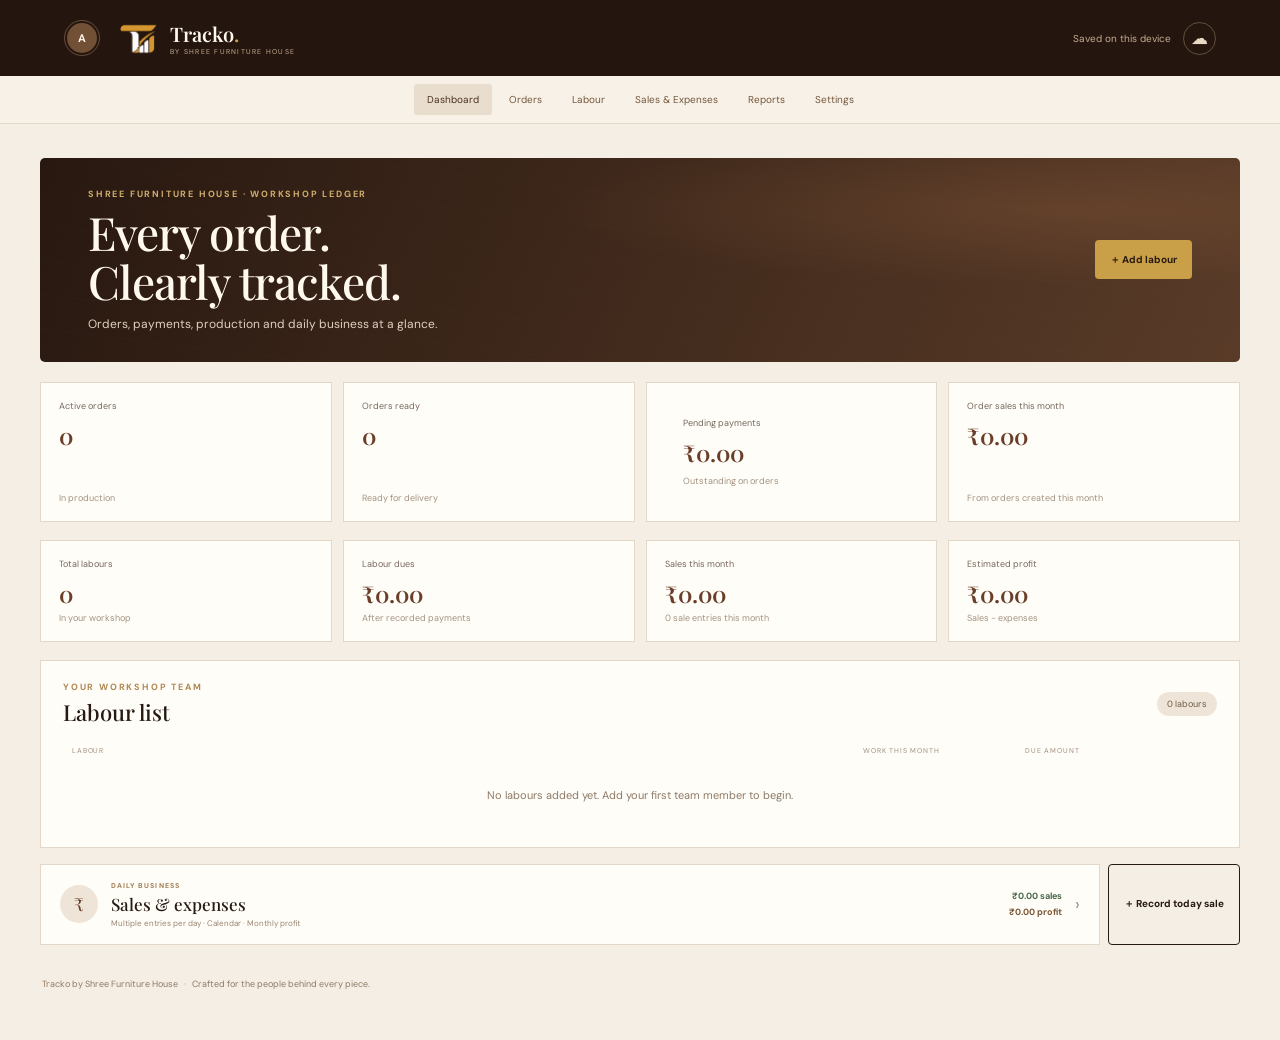
<file: index.html>
<!doctype html>
<html lang="en">
<head>
  <meta charset="utf-8"><meta name="viewport" content="width=device-width,initial-scale=1,viewport-fit=cover">
  <meta name="theme-color" content="#24150f"><meta name="description" content="Tracko by Shree Furniture House — workshop attendance, wages and daily accounts.">
  <link rel="manifest" href="manifest.webmanifest"><link rel="icon" href="tracko-logo-v2.png" type="image/png"><link rel="stylesheet" href="theme.css">
  <title>Tracko — Shree Furniture House</title>
</head>
<body>
  <header class="topbar"><div class="left-brand"><button class="profile-button" id="adminProfileButton" aria-label="Admin profile"><span id="adminAvatar">A</span></button><a class="brand" href="#"><img class="brand-mark-img" src="tracko-logo-v2.png" alt="Shree Furniture House logo"><span class="brand-copy"><strong>Tracko<span>.</span></strong><small>BY SHREE FURNITURE HOUSE</small></span></a></div><div class="top-actions"><span id="syncBadge" class="sync-badge">Saved on this device</span><button class="account-button" id="accountButton" aria-label="Cloud account">☁</button></div></header>
  <nav class="main-nav" aria-label="Main navigation"><button type="button" data-nav="dashboard">Dashboard</button><button type="button" data-nav="orders">Orders</button><button type="button" data-nav="labour">Labour</button><button type="button" data-nav="business">Sales &amp; Expenses</button><button type="button" data-nav="reports">Reports</button><button type="button" data-nav="settings">Settings</button></nav>
  <main class="shell">
    <section id="dashboardView">
      <div class="hero"><div><p class="eyebrow">SHREE FURNITURE HOUSE · WORKSHOP LEDGER</p><h1>Every order.<br>Clearly tracked.</h1><p>Orders, payments, production and daily business at a glance.</p></div><div class="hero-actions"><button class="button primary" id="addWorkerButton">＋ Add labour</button></div></div>
      <section class="stats order-kpis"><article><span>Active orders</span><strong id="activeOrderCount">0</strong><small>In production</small></article><article><span>Orders ready</span><strong id="readyOrderCount">0</strong><small>Ready for delivery</small></article><article><button type="button" class="pending-kpi" id="pendingOrdersButton"><span>Pending payments</span><strong id="pendingOrderDue">₹0</strong><small>Outstanding on orders</small></button></article><article><span>Order sales this month</span><strong id="orderSalesMonth">₹0</strong><small>From orders created this month</small></article></section>
      <section class="stats"><article><span>Total labours</span><strong id="labourCount">0</strong><small>In your workshop</small></article><article><span>Labour dues</span><strong id="totalDues">₹0</strong><small>After recorded payments</small></article><article><span>Sales this month</span><strong id="monthSales">₹0</strong><small id="monthSalesNote">Workshop turnover</small></article><article><span>Estimated profit</span><strong id="monthProfit">₹0</strong><small>Sales − expenses</small></article></section>
      <section class="panel workers-panel"><div class="section-heading"><div><p class="eyebrow">YOUR WORKSHOP TEAM</p><h2>Labour list</h2></div><span class="count-pill" id="workerCountPill">0 labours</span></div><div class="list-head"><span>LABOUR</span><span>WORK THIS MONTH</span><span>DUE AMOUNT</span><span></span></div><div id="workerList"></div></section>
      <div class="business-shortcuts"><button class="business-card" id="openBusinessPage"><span class="business-card-icon">₹</span><span><small>DAILY BUSINESS</small><strong>Sales & expenses</strong><em>Multiple entries per day · Calendar · Monthly profit</em></span><span class="business-card-totals"><b id="dashBusinessSales">₹0 sales</b><b id="dashBusinessProfit">₹0 profit</b></span><span class="row-arrow">›</span></button><button class="button outline today-business-button" id="openTodayBusiness">＋ Record today sale</button></div>
      <footer>Tracko by Shree Furniture House <span>·</span> Crafted for the people behind every piece.</footer>
    </section>

    <section id="ordersPage" class="hidden"><div class="profile-toolbar"><button class="back-link" type="button" data-nav="dashboard">← Dashboard</button><button class="button primary" type="button" id="newOrderButton">＋ New Order</button></div><div class="section-heading order-page-heading"><div><p class="eyebrow">CUSTOM FURNITURE WORKSHOP</p><h2 id="ordersHeading">Orders / Jobs</h2></div><div class="order-filters"><select id="ordersFilter"><option value="all">All orders</option><option value="pending">Pending payments</option><option value="active">Active production</option><option value="ready">Ready</option><option value="delivered">Delivered</option></select></div></div><div class="order-list" id="orderList"></div></section>
    <section id="orderDetailPage" class="hidden"><div class="profile-toolbar"><button class="back-link" type="button" id="ordersBackButton">← All orders</button><div class="profile-actions"><button class="button outline small" type="button" id="editOrderButton">Edit order</button><button class="button outline small" type="button" id="detailInvoiceButton">View / Print Invoice</button></div></div><div id="orderDetail"></div></section>
    <section id="reportsPage" class="hidden"><div class="profile-toolbar"><button class="back-link" type="button" data-nav="dashboard">← Dashboard</button></div><div class="profile-title"><div><p class="eyebrow">WORKSHOP SUMMARY</p><h1>Reports</h1><p class="profile-contact">Order totals and outstanding customer balances.</p></div><button type="button" class="button outline small" id="exportOrdersReport">Export Orders PDF</button></div><div id="reportsSummary" class="stats"></div><div class="panel"><h2>Outstanding order payments</h2><div id="reportPendingOrders"></div></div></section>
    <section id="workerProfile" class="hidden"><div class="profile-toolbar"><button class="back-link" type="button" id="backButton">← All labours</button><div class="profile-actions"><button class="button outline small" id="exportWorkerPdfButton">⇩ Export PDF</button><button class="button outline small" id="editWorkerButton">Edit labour</button></div></div><div class="profile-title"><div><p class="eyebrow">LABOUR PROFILE</p><h1 id="profileName">Labour</h1><p id="profileContact" class="profile-contact"></p></div><button class="button primary" id="addPaymentButton">＋ Record payment</button></div><section class="stats profile-stats"><article><span>Due amount</span><strong id="workerDue">₹0</strong><small>Earned less payments</small></article><article><span>Work completed</span><strong id="workerWork">0 times</strong><small>Total recorded work</small></article><article><span>Paid so far</span><strong id="workerPaid">₹0</strong><small>Total payment history</small></article></section><div class="profile-grid"><section class="panel calendar-panel"><div class="section-heading"><div><p class="eyebrow">ATTENDANCE</p><h2 id="calendarMonth">Month</h2></div><div class="month-controls"><button id="monthPrev" aria-label="Previous month">‹</button><button id="monthNext" aria-label="Next month">›</button></div></div><div id="calendar" class="calendar"></div><div id="selectedDay" class="selected-day"></div></section><section class="panel payment-panel"><div class="section-heading"><div><p class="eyebrow">PAYMENT HISTORY</p><h2>Payments</h2></div></div><div id="paymentHistory"></div></section></div></section>
    <section id="businessPage" class="hidden"><div class="profile-toolbar"><button class="back-link" type="button" id="businessBackButton">← Dashboard</button><button class="button outline small" type="button" id="exportBusinessPdfButton">⇩ Export monthly PDF</button></div><div class="profile-title"><div><p class="eyebrow">SHREE FURNITURE HOUSE · DAILY LEDGER</p><h1>Sales & expenses</h1><p class="profile-contact">Add as many sale and expense entries as you need for each date.</p></div><div class="profile-actions"><button class="button primary" id="addSaleButton">＋ Add sale</button><button class="button outline small" id="addExpenseButton">＋ Add expense</button></div></div><section class="stats business-stats"><article><span>Sales this month</span><strong id="pageSales">₹0</strong><small>All sale entries</small></article><article><span>Expenses this month</span><strong id="pageExpenses">₹0</strong><small>Operating costs only</small></article><article><span>Estimated profit</span><strong id="pageProfit">₹0</strong><small>Sales − expenses</small></article></section><div class="profile-grid business-layout"><section class="panel calendar-panel"><div class="section-heading"><div><p class="eyebrow">DAILY TOTALS</p><h2 id="businessCalendarMonth">Month</h2></div><div class="month-controls"><button id="businessPrev" aria-label="Previous month">‹</button><button id="businessNext" aria-label="Next month">›</button></div></div><div id="businessCalendar" class="calendar business-calendar"></div><div class="calendar-legend"><span><i class="sale-dot"></i> Sales</span><span><i class="expense-dot"></i> Expenses</span></div></section><section class="panel transaction-panel"><div class="section-heading"><div><p class="eyebrow">SELECTED DAY</p><h2 id="transactionDateHeading">Today</h2></div></div><div id="dailyTransactionList"></div></section></div></section>
  </main>

  <dialog id="orderDialog" class="wide-dialog"><form id="orderForm"><div class="dialog-head"><div><p class="eyebrow">CUSTOM FURNITURE JOB</p><h2 id="orderDialogTitle">New order</h2></div><button type="button" class="close" data-close="orderDialog">×</button></div><input type="hidden" id="orderId"><h3 class="form-section-title">Customer</h3><div class="form-two"><label>Customer name *<input id="orderCustomer" required maxlength="120"></label><label>Phone number<input id="orderPhone" type="tel" maxlength="30"></label></div><label>Address<textarea id="orderAddress" maxlength="400" rows="2"></textarea></label><h3 class="form-section-title">Order</h3><div class="form-two"><label>Product / job name *<input id="orderProduct" required maxlength="160"></label><label>Order date<input id="orderDate" type="date" required></label></div><label>Description<textarea id="orderDescription" maxlength="1000" rows="2"></textarea></label><label>Expected delivery date<input id="orderDelivery" type="date"></label><h3 class="form-section-title">Invoice items</h3><div id="orderItemsEditor"></div><button type="button" class="button outline small" id="addOrderItem">＋ Add Item</button><div class="form-two"><label>Discount<input id="orderDiscount" type="number" min="0" step="0.01" value="0"></label><label><span class="check-line"><input id="orderTaxEnabled" type="checkbox"> Apply configured GST</span><input id="orderTaxRate" type="number" min="0" max="100" step="0.01" value="0" aria-label="GST percent"></label></div><p class="hint" id="orderTaxHint">Tax is optional and disabled by default.</p><div class="form-two" id="orderAdvanceBlock"><label>Advance / amount paid<input id="orderAdvance" type="number" min="0" step="0.01" value="0"></label><label>Advance payment method<select id="orderAdvanceMethod"><option>Cash</option><option>UPI</option><option>Bank Transfer</option><option>Card</option><option>Cheque</option><option>Other</option></select></label></div><h3 class="form-section-title">Costs (for estimated profit)</h3><div class="form-three"><label>Material cost<input id="orderMaterialCost" type="number" min="0" step="0.01" value="0"></label><label>Labour cost<input id="orderLabourCost" type="number" min="0" step="0.01" value="0"></label><label>Other cost<input id="orderOtherCost" type="number" min="0" step="0.01" value="0"></label></div><div class="order-calculations" id="orderCalculations"></div><label>Additional notes<textarea id="orderNotes" maxlength="1000" rows="2"></textarea></label><label>Production status<select id="orderStatus"><option>Confirmed</option><option>Material Purchased</option><option>Cutting</option><option>Assembly</option><option>Polishing</option><option>Ready</option><option>Delivered</option><option>Cancelled</option></select></label><div class="dialog-actions"><button class="button outline" type="button" data-close="orderDialog">Cancel</button><button class="button primary" type="submit">Save order</button></div></form></dialog>
  <dialog id="printPreviewDialog" class="print-preview-dialog"><div class="print-preview-toolbar"><strong id="printPreviewTitle">Document preview</strong><span class="spacer"></span><button type="button" class="button outline small" id="previewPrintButton">Print / Save PDF</button><button type="button" class="button outline small" id="closePrintPreview">Close</button></div><iframe id="printPreviewFrame" title="Print preview"></iframe></dialog>
  <dialog id="orderPaymentDialog"><form id="orderPaymentForm"><div class="dialog-head"><div><p class="eyebrow">ORDER PAYMENT</p><h2>Record payment</h2></div><button type="button" class="close" data-close="orderPaymentDialog">×</button></div><input type="hidden" id="orderPaymentOrderId"><label>Amount received *<input id="orderPaymentAmount" type="number" min="0.01" step="0.01" required></label><label>Payment method<select id="orderPaymentMethod"><option>Cash</option><option>UPI</option><option>Bank Transfer</option><option>Card</option><option>Cheque</option><option>Other</option></select></label><label>Payment date<input id="orderPaymentDate" type="date" required></label><label>Note (optional)<input id="orderPaymentNote" maxlength="250"></label><div class="dialog-actions"><button class="button outline" type="button" data-close="orderPaymentDialog">Cancel</button><button class="button primary" type="submit">Save &amp; Receipt</button></div></form></dialog>
  <dialog id="workerDialog"><form id="workerForm"><div class="dialog-head"><div><p class="eyebrow">WORKSHOP TEAM</p><h2 id="workerDialogTitle">Add labour</h2></div><button type="button" class="close" data-close="workerDialog">×</button></div><input type="hidden" id="workerId"><label>Name <b>*</b><input id="workerName" required maxlength="80" autocomplete="name" placeholder="Full name"></label><label>Phone number <b>*</b><input id="workerPhone" type="tel" required autocomplete="tel" placeholder="Primary phone number"></label><label>Address (optional)<input id="workerAddress" maxlength="300" autocomplete="street-address" placeholder="Home or village address"></label><div class="form-two"><label>Alternate number (optional)<input id="workerAltPhone" type="tel" placeholder="Alternate phone"></label><label>Aadhaar number (optional)<input id="workerAadhaar" type="password" inputmode="numeric" maxlength="12" placeholder="12-digit Aadhaar"></label></div><label>Usual daily wage <b>*</b><div class="money"><span>₹</span><input id="workerWage" type="number" min="0" step="0.01" required inputmode="decimal" placeholder="800"></div></label><p class="hint">Aadhaar number is saved on this device and synced to your private account if cloud sync is enabled.</p><div class="dialog-actions"><button class="button outline" type="button" id="cancelWorkerButton">Cancel</button><button class="button primary" type="submit">Save labour</button></div></form></dialog>
  <dialog id="attendanceDialog"><form id="attendanceForm"><div class="dialog-head"><div><p class="eyebrow">DAILY ATTENDANCE</p><h2 id="attendanceTitle">Record work</h2></div><button type="button" class="close" data-close="attendanceDialog">×</button></div><input type="hidden" id="attendanceWorkerId"><input type="hidden" id="attendanceDate"><label>Work completed</label><div class="times" id="timesChoices"></div><label>Daily wage<input id="attendanceWage" type="number" min="0" step="0.01" required></label><p class="estimate">Estimated pay <strong id="attendanceEstimate">₹0</strong></p><label>Work note<textarea id="attendanceNote" maxlength="500" rows="3" placeholder="What did they do today?"></textarea></label><div class="dialog-actions"><button class="button outline hidden" id="deleteAttendance" type="button">Remove record</button><span class="spacer"></span><button class="button outline" type="button" data-close="attendanceDialog">Cancel</button><button class="button primary" type="submit">Save attendance</button></div></form></dialog>
  <dialog id="paymentDialog"><form id="paymentForm"><div class="dialog-head"><div><p class="eyebrow">PAYMENT RECORD</p><h2 id="paymentTitle">Record payment</h2></div><button type="button" class="close" data-close="paymentDialog">×</button></div><input type="hidden" id="paymentId"><input type="hidden" id="paymentWorkerId"><label>Amount paid<input id="paymentAmount" type="number" min="0.01" step="0.01" required inputmode="decimal"></label><label>Payment date<input id="paymentDate" type="date" required></label><label>Note (optional)<input id="paymentNote" maxlength="200" placeholder="Cash, bank transfer…"></label><div class="dialog-actions"><button class="button danger hidden" id="deletePayment" type="button">Delete payment</button><span class="spacer"></span><button class="button outline" type="button" data-close="paymentDialog">Cancel</button><button class="button primary" id="savePayment" type="submit">Save payment</button></div></form></dialog>
  <dialog id="transactionDialog"><form id="transactionForm"><div class="dialog-head"><div><p class="eyebrow">DAILY BUSINESS</p><h2 id="transactionTitle">Add sale</h2></div><button type="button" class="close" data-close="transactionDialog">×</button></div><input id="transactionId" type="hidden"><label>Type<select id="transactionKind"><option value="sale">Sale</option><option value="expense">Expense</option></select></label><label>Amount<input id="transactionAmount" type="number" min="0.01" step="0.01" required inputmode="decimal" placeholder="0.00"></label><label>Date<input id="transactionDate" type="date" required></label><label>Note (optional)<input id="transactionNote" maxlength="200" placeholder="Product, materials, delivery…"></label><div class="dialog-actions"><button class="button danger hidden" id="deleteTransaction" type="button">Delete</button><span class="spacer"></span><button class="button outline" type="button" data-close="transactionDialog">Cancel</button><button class="button primary" id="saveTransaction" type="submit">Save entry</button></div></form></dialog>
  <dialog id="adminDialog"><form id="adminForm"><div class="dialog-head"><div><p class="eyebrow">TRACKO ACCOUNT</p><h2>Admin profile</h2></div><button type="button" class="close" data-close="adminDialog">×</button></div><p class="section-copy">These details identify the workshop owner in reports.</p><label>Admin name<input id="adminName" maxlength="80" required placeholder="Your name"></label><label>Phone number<input id="adminPhone" type="tel" maxlength="30" placeholder="Contact number"></label><label>Business name<input id="adminBusiness" maxlength="120" required></label><label>Business address (optional)<textarea id="adminAddress" maxlength="300" rows="2"></textarea></label><label>Account email<input id="adminEmail" type="email" placeholder="Optional unless cloud sync is connected"></label><h3 class="form-section-title">Invoice business details</h3><label>WhatsApp<input id="adminWhatsapp" type="tel" maxlength="30"></label><label>GSTIN (optional)<input id="adminGstin" maxlength="20"></label><label>Invoice prefix<input id="adminInvoicePrefix" maxlength="12" placeholder="INV"></label><label>Invoice footer / terms<textarea id="adminInvoiceTerms" rows="5" maxlength="1200"></textarea></label><label><span class="check-line"><input id="adminGstEnabled" type="checkbox"> Enable GST by default on new orders</span></label><label>Default GST %<input id="adminGstRate" type="number" min="0" max="100" step="0.01"></label><label>GST type<select id="adminGstType"><option value="split">CGST + SGST</option><option value="igst">IGST</option></select></label><label>Business logo (optional)<input id="adminLogo" type="file" accept="image/*"></label><p class="hint">Images are resized and compressed automatically before saving.</p><div class="dialog-actions"><button class="button outline" type="button" data-close="adminDialog">Cancel</button><button class="button primary" type="submit">Save profile</button></div></form></dialog>
  <dialog id="accountDialog"><form id="accountForm"><div class="dialog-head"><div><p class="eyebrow">CLOUD SYNC</p><h2>Connect your account</h2></div><button type="button" class="close" data-close="accountDialog">×</button></div><p id="accountMessage" class="section-copy">Cloud sync can be configured with your Supabase project settings in config.js.</p><div id="authFields"><label>Email<input id="authEmail" type="email" required autocomplete="email" inputmode="email"></label><label>Password<input id="authPassword" type="password" required minlength="6" autocomplete="current-password"></label><div class="dialog-actions"><button class="button outline" type="button" id="signupButton">Create account</button><button class="button primary" type="submit">Sign in</button></div><div class="auth-links"><button type="button" id="forgotPasswordButton">Forgot password?</button></div></div><button id="signoutButton" class="button outline hidden" type="button">Sign out</button></form></dialog>
  <dialog id="forgotDialog"><form id="forgotForm"><div class="dialog-head"><div><p class="eyebrow">RESET PASSWORD</p><h2>Send reset link</h2></div><button type="button" class="close" data-close="forgotDialog">×</button></div><p class="section-copy">Enter your account email. We will send a reset link — open that link on this device to choose a new password.</p><label>Email<input id="forgotEmail" type="email" required autocomplete="email" inputmode="email" placeholder="you@example.com"></label><p class="hint" id="forgotHint">If the address is not registered, nothing is sent and no change happens.</p><div class="dialog-actions"><button class="button outline" type="button" data-close="forgotDialog">Cancel</button><button class="button primary" type="submit">Send reset link</button></div></form></dialog>
  <dialog id="newPasswordDialog"><form id="newPasswordForm"><div class="dialog-head"><div><p class="eyebrow">RESET PASSWORD</p><h2>Set new password</h2></div><button type="button" class="close" data-close="newPasswordDialog">×</button></div><p class="section-copy" id="newPasswordMessage">Choose a new password for your Tracko account.</p><label>New password<input id="newPassword" type="password" required minlength="6" autocomplete="new-password"></label><label>Confirm new password<input id="newPasswordConfirm" type="password" required minlength="6" autocomplete="new-password"></label><p class="hint" id="newPasswordHint">Minimum 6 characters.</p><div class="dialog-actions"><button class="button outline" type="button" id="skipPasswordButton">Not now</button><button class="button primary" type="submit">Save password</button></div></form></dialog>
  <div id="toast" role="status" aria-live="polite"></div>
  <script src="config.js"></script><script src="app.js" defer></script>
</body>
</html>
</file>
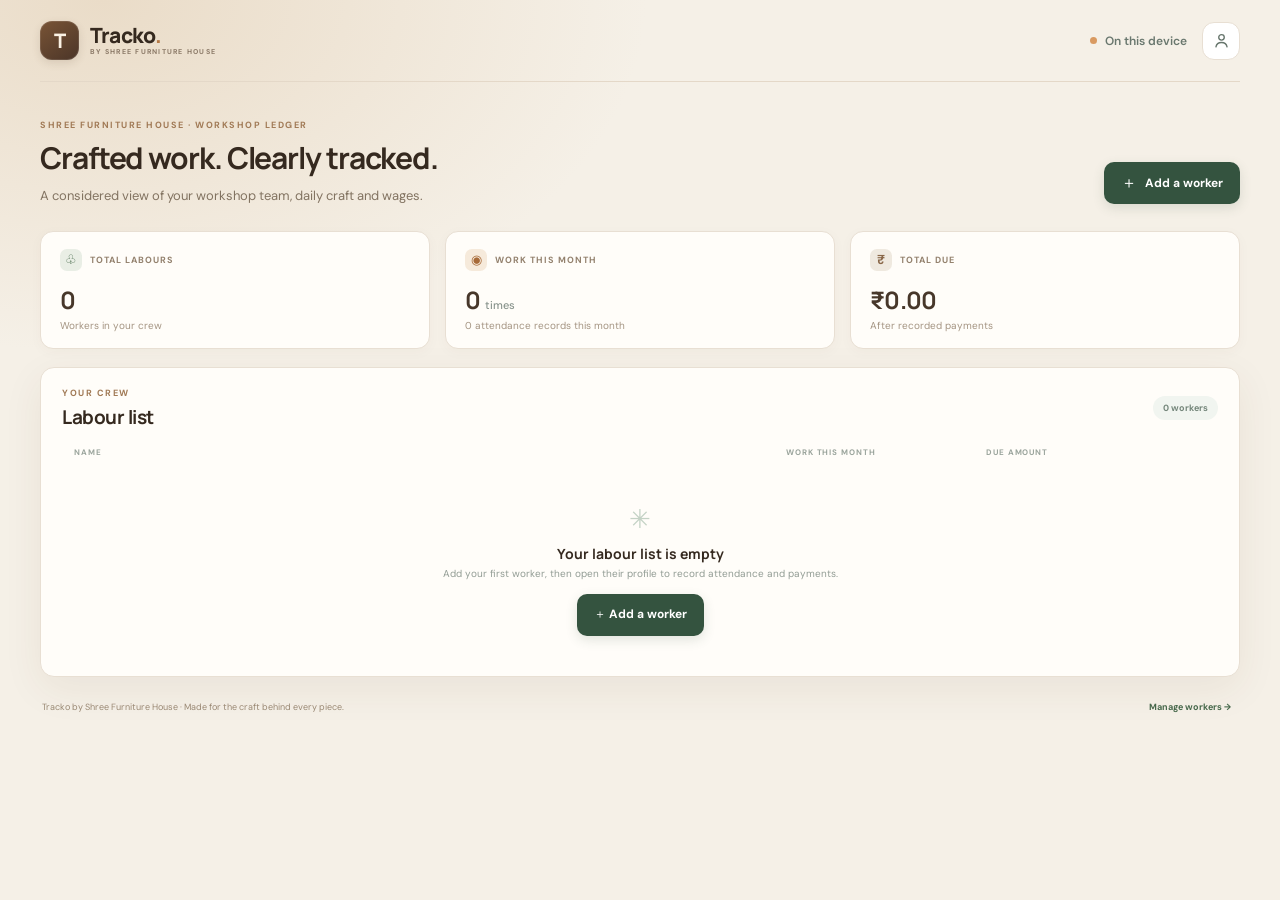
<file: v1/index.html>
<!doctype html>
<html lang="en">
<head>
  <meta charset="utf-8">
  <meta name="viewport" content="width=device-width, initial-scale=1, viewport-fit=cover">
  <meta name="theme-color" content="#f5f0e7">
  <meta name="description" content="Tracko by Shree Furniture House — a crafted workspace for attendance, work and wages.">
  <link rel="manifest" href="manifest.webmanifest">
  <link rel="icon" href="icon.svg" type="image/svg+xml">
  <link rel="stylesheet" href="styles.css">
  <link rel="stylesheet" href="theme.css">
  <title>Tracko — Shree Furniture House</title>
</head>
<body>
  <main class="shell">
    <header class="topbar">
      <a class="brand" href="#" aria-label="Tracko by Shree Furniture House"><span class="brand-mark">T</span><span class="brand-copy"><strong>Tracko<span class="brand-dot">.</span></strong><small>BY SHREE FURNITURE HOUSE</small></span></a>
      <div class="top-actions"><span id="modePill" class="mode-pill"><i></i><span>On this device</span></span><button class="icon-button" id="accountButton" aria-label="Account and sync" title="Account and sync"><svg viewBox="0 0 24 24" aria-hidden="true"><circle cx="12" cy="8" r="3.5"/><path d="M5 20c.6-3.6 3-5.5 7-5.5s6.4 1.9 7 5.5"/></svg></button></div>
    </header>

    <section id="dashboardView">
      <section class="intro"><div><p class="eyebrow">SHREE FURNITURE HOUSE · WORKSHOP LEDGER</p><h1>Crafted work.<br class="mobile-break"> Clearly tracked.</h1><p class="intro-copy">A considered view of your workshop team, daily craft and wages.</p></div><button class="primary-button add-worker-top" id="addWorkerTop"><span>＋</span> Add a worker</button></section>
      <section class="summary-grid dashboard-summary" aria-label="Crew summary">
        <article class="summary-card"><div class="summary-label"><span class="summary-icon green">♧</span> TOTAL LABOURS</div><div class="summary-value" id="summaryWorkers">0</div><div class="summary-foot">Workers in your crew</div></article>
        <article class="summary-card"><div class="summary-label"><span class="summary-icon peach">◉</span> WORK THIS MONTH</div><div class="summary-value"><span id="summaryWork">0</span> <small>times</small></div><div class="summary-foot" id="summaryWorkFoot">Across all workers</div></article>
        <article class="summary-card"><div class="summary-label"><span class="summary-icon lavender">₹</span> TOTAL DUE</div><div class="summary-value" id="summaryDue">₹0</div><div class="summary-foot">After recorded payments</div></article>
      </section>
      <section class="worker-directory panel"><div class="directory-heading"><div><p class="eyebrow">YOUR CREW</p><h2>Labour list</h2></div><span class="directory-count" id="directoryCount">0 workers</span></div><div class="directory-columns"><span>NAME</span><span>WORK THIS MONTH</span><span>DUE AMOUNT</span></div><div id="dashboardWorkers"></div></section>
      <footer class="footer"><span>Tracko by Shree Furniture House · Made for the craft behind every piece.</span><button class="text-button" id="manageWorkersButton">Manage workers <span>→</span></button></footer>
    </section>

    <section id="workerProfileView" class="hidden">
      <div class="profile-top"><button class="back-button" id="backToDashboard">‹ <span>All labours</span></button><button class="text-button" id="editProfileWorker">Edit worker</button></div>
      <section class="profile-heading"><div><p class="eyebrow">LABOUR PROFILE</p><h1 id="profileWorkerName">Worker</h1><p class="intro-copy" id="profileWorkerRate"></p></div><button class="primary-button" id="recordPaymentButton">＋ Record payment</button></section>
      <section class="summary-grid profile-summary" aria-label="Worker totals"><article class="summary-card"><div class="summary-label"><span class="summary-icon lavender">₹</span> DUE AMOUNT</div><div class="summary-value" id="profileDue">₹0</div><div class="summary-foot">Earnings less payments</div></article><article class="summary-card"><div class="summary-label"><span class="summary-icon peach">◉</span> WORK COMPLETED</div><div class="summary-value"><span id="profileWork">0</span> <small>times</small></div><div class="summary-foot">Total recorded work</div></article><article class="summary-card"><div class="summary-label"><span class="summary-icon green">₹</span> PAID SO FAR</div><div class="summary-value" id="profilePaid">₹0</div><div class="summary-foot">Total payments recorded</div></article></section>
      <section class="profile-layout"><article class="calendar-panel panel"><div class="calendar-heading"><div><p class="eyebrow">ATTENDANCE</p><h2 id="profileMonthTitle">Month</h2></div><div class="calendar-actions"><button class="icon-button calendar-arrow" id="profilePrevMonth" aria-label="Previous month">‹</button><button class="icon-button calendar-arrow" id="profileNextMonth" aria-label="Next month">›</button></div></div><div class="calendar-grid" id="profileCalendarGrid" role="grid" aria-label="Worker attendance calendar"></div><div class="calendar-legend"><span><i class="legend-dot green-dot"></i> Work recorded</span><span>Choose a date to add or edit attendance</span></div><div id="profileDayRecords" class="profile-day-records"></div></article><aside class="payments-panel panel"><div class="payments-heading"><div><p class="eyebrow">PAYMENT HISTORY</p><h2>Payments</h2></div><span class="payment-count" id="paymentCount">0</span></div><div id="paymentHistory"></div></aside></section>
    </section>
  </main>

  <dialog id="workerDialog" class="modal"><form id="workerForm" method="dialog"><div class="modal-top"><div><p class="eyebrow">YOUR CREW</p><h2 id="workerDialogTitle">Add a worker</h2></div><button type="button" class="icon-button close-button" data-close="workerDialog" aria-label="Close">×</button></div><label class="field-label" for="workerName">Worker name</label><input class="input" id="workerName" name="name" placeholder="e.g. Ramesh Kumar" required maxlength="80"><label class="field-label" for="workerWage">Usual daily wage</label><div class="money-input"><span id="currencySymbol">₹</span><input class="input" id="workerWage" name="wage" type="number" min="0" step="0.01" placeholder="800" required inputmode="decimal"></div><p class="field-hint">You can change the wage for any individual day.</p><div class="modal-actions"><button type="button" class="secondary-button" data-close="workerDialog">Cancel</button><button class="primary-button" type="submit">Save worker</button></div><input type="hidden" id="workerId"></form></dialog>

  <dialog id="entryDialog" class="modal"><form id="entryForm" method="dialog"><div class="modal-top"><div><p class="eyebrow">DAILY ATTENDANCE</p><h2 id="entryDialogTitle">Record work</h2></div><button type="button" class="icon-button close-button" data-close="entryDialog" aria-label="Close">×</button></div><input type="hidden" id="entryWorkerId"><input type="hidden" id="entryDate"><label class="field-label" for="workAmount">Work completed</label><div class="work-options" id="workOptions"></div><label class="field-label" for="entryWage">Daily wage</label><div class="money-input"><span id="entryCurrencySymbol">₹</span><input class="input" id="entryWage" type="number" min="0" step="0.01" required inputmode="decimal"></div><p class="pay-preview">Estimated pay <strong id="payPreview">₹0</strong></p><label class="field-label" for="entryNote">What did they work on?</label><textarea class="input note-input" id="entryNote" maxlength="500" placeholder="Describe the work completed today…"></textarea><div class="modal-actions"><button type="button" class="danger-button" id="deleteEntryButton">Remove entry</button><span class="action-spacer"></span><button type="button" class="secondary-button" data-close="entryDialog">Cancel</button><button class="primary-button" type="submit">Save record</button></div></form></dialog>

  <dialog id="paymentDialog" class="modal"><form id="paymentForm" method="dialog"><div class="modal-top"><div><p class="eyebrow">PAYMENT</p><h2 id="paymentDialogTitle">Record a payment</h2></div><button type="button" class="icon-button close-button" data-close="paymentDialog" aria-label="Close">×</button></div><input type="hidden" id="paymentWorkerId"><input type="hidden" id="paymentId"><label class="field-label" for="paymentAmount">Amount paid</label><div class="money-input"><span id="paymentCurrencySymbol">₹</span><input class="input" id="paymentAmount" type="number" min="0.01" step="0.01" required inputmode="decimal" placeholder="500"></div><label class="field-label" for="paymentDate">Payment date</label><input class="input" id="paymentDate" type="date" required><label class="field-label" for="paymentNote">Note (optional)</label><input class="input" id="paymentNote" maxlength="200" placeholder="Cash, bank transfer…"><div class="modal-actions"><button type="button" class="secondary-button" data-close="paymentDialog">Cancel</button><span class="action-spacer"></span><button class="primary-button" id="savePaymentButton" type="submit">Save payment</button></div></form></dialog>

  <dialog id="workersDialog" class="modal workers-modal"><div class="modal-top"><div><p class="eyebrow">YOUR CREW</p><h2>Manage workers</h2></div><button type="button" class="icon-button close-button" data-close="workersDialog" aria-label="Close">×</button></div><div id="workersList" class="workers-list"></div><button class="secondary-button full-button" id="addWorkerInList">＋ Add another worker</button></dialog>

  <dialog id="accountDialog" class="modal"><div class="modal-top"><div><p class="eyebrow">BACKUP & SYNC</p><h2>Keep your records safe</h2></div><button type="button" class="icon-button close-button" data-close="accountDialog" aria-label="Close">×</button></div><p class="account-copy">Your records are currently saved on this device. Connect a Supabase project to sign in and sync your crew across devices.</p><div id="accountStatus" class="account-status"></div><form id="authForm"><label class="field-label" for="authEmail">Email</label><input id="authEmail" class="input" type="email" autocomplete="email" required placeholder="you@example.com"><label class="field-label" for="authPassword">Password</label><input id="authPassword" class="input" type="password" autocomplete="current-password" minlength="6" required placeholder="At least 6 characters"><div class="modal-actions auth-actions"><button class="secondary-button" id="signupButton" type="button">Create account</button><button class="primary-button" type="submit">Sign in & sync</button></div></form><button class="text-button signout-button hidden" id="signoutButton">Sign out of cloud account</button></dialog>

  <div id="toast" class="toast" role="status" aria-live="polite"></div>
  <script src="config.js"></script>
  <script src="app.js" defer></script>
</body>
</html>
</file>
<file: theme.css>
@import url('https://fonts.googleapis.com/css2?family=DM+Sans:wght@400;500;600;700&family=Playfair+Display:wght@400;500;600;700&display=swap');
:root{--ink:#261912;--muted:#77675d;--paper:#fffdf8;--cream:#f4eee5;--wood:#6a3e29;--wood2:#9a6746;--gold:#c99f47;--line:#e3d7c7;--green:#435b43;--danger:#a6503d;font-family:'DM Sans',sans-serif;color:var(--ink);background:var(--cream)}*{box-sizing:border-box}body{margin:0;background:var(--cream);min-width:320px}.hidden{display:none!important}button,input,textarea{font:inherit}.topbar{height:76px;padding:0 clamp(16px,5vw,72px);background:#24150f;color:#fff8ed;display:flex;align-items:center;justify-content:space-between}.left-brand,.brand,.top-actions{display:flex;align-items:center}.left-brand{gap:17px}.brand{gap:11px;color:inherit;text-decoration:none}.brand-mark{height:38px;width:38px;border-radius:50%;display:grid;place-items:center;border:1px solid #c99f47;color:#e1bd7b;font:24px 'Playfair Display',serif}.brand-copy{display:flex;flex-direction:column}.brand-copy strong{font:600 20px 'Playfair Display',serif}.brand-copy strong span{color:#c99f47}.brand-copy small{font-size:7px;letter-spacing:.18em;color:#c7ad91}.profile-button,.account-button{background:transparent;color:#e9d9c5;border:1px solid #c6a67a66;border-radius:50%;cursor:pointer}.profile-button{width:36px;height:36px;padding:2px}.profile-button span{width:30px;height:30px;border-radius:50%;display:grid;place-items:center;background:#725035;color:#fff4e7;font-size:11px;font-weight:700}.top-actions{gap:12px}.sync-badge{font-size:10px;color:#c7ad91}.account-button{width:33px;height:33px;font-size:17px}.shell{width:min(1200px,calc(100% - 40px));margin:auto;padding:0 0 35px}.hero{margin:34px 0 20px;min-height:200px;padding:30px clamp(22px,4vw,48px);display:flex;align-items:center;justify-content:space-between;gap:18px;background:radial-gradient(ellipse at 85% 25%,#a66d453b,transparent 35%),linear-gradient(115deg,#281810,#593b28);color:#fff8ed;border-radius:5px;position:relative;overflow:hidden}.hero:after{content:"";position:absolute;inset:0;pointer-events:none;opacity:.28;background:repeating-linear-gradient(7deg,transparent 0 32px,#f6dfc207 33px,#f6dfc207 34px)}.hero>*{position:relative;z-index:1}.eyebrow{font-size:9px;letter-spacing:.2em;color:#b08753;font-weight:700;margin:0 0 8px;text-transform:uppercase}.hero .eyebrow{color:#d0ae6d}.hero h1,.profile-title h1{font:500 clamp(32px,4vw,46px)/1.06 'Playfair Display',Georgia,serif;margin:0;letter-spacing:-.02em}.hero p:not(.eyebrow){font-size:12px;color:#e0d0c0;margin:10px 0 0}.hero-actions{display:flex;gap:9px}.button{border:0;padding:0 15px;min-height:39px;border-radius:4px;font-size:10px;font-weight:700;cursor:pointer;transition:.15s}.button.primary{background:var(--gold);color:#281a10}.button.primary:hover{background:#dfb85d}.button.outline{background:transparent;color:inherit;border:1px solid currentColor}.hero .button.outline{color:#f0dfc9}.button.danger{background:#fff2ed;color:var(--danger);border:1px solid #edd0c5}.button.small{min-height:32px}.stats{display:grid;grid-template-columns:repeat(4,1fr);gap:11px;margin-bottom:18px}.stats article{min-width:0;padding:17px 18px;background:var(--paper);border:1px solid var(--line)}.stats article span,.stats article small{display:block;color:var(--muted);font-size:9px}.stats article strong{display:block;font:600 23px 'Playfair Display',serif;color:var(--wood);margin:8px 0 3px;overflow-wrap:anywhere}.stats article small{color:#a39280}.panel{background:var(--paper);border:1px solid var(--line);padding:20px 22px;margin-bottom:16px}.section-heading{display:flex;justify-content:space-between;align-items:center;gap:15px}.section-heading h2,.dialog-head h2{font:500 22px 'Playfair Display',serif;margin:0}.section-heading .eyebrow{margin:0 0 4px}.count-pill{padding:6px 10px;border-radius:20px;background:#eee5d8;color:#705d49;font-size:9px}.list-head,.worker-row{display:grid;grid-template-columns:minmax(180px,1fr) 150px 155px 16px;gap:12px;align-items:center}.list-head{padding:19px 9px 8px;color:#a08e7c;font-size:7px;letter-spacing:.12em}.worker-row{width:100%;text-align:left;border:0;border-top:1px solid #eee6db;background:transparent;padding:12px 9px;cursor:pointer}.worker-row:hover{background:#f8f2e9}.worker-name{display:flex;align-items:center;gap:10px}.avatar{width:32px;height:32px;display:grid;place-items:center;border-radius:50%;background:#efe5d7;color:var(--wood);font-size:10px;font-weight:700;flex-shrink:0}.worker-name span:last-child,.worker-work,.worker-due{display:flex;flex-direction:column;gap:3px;min-width:0}.worker-name strong,.worker-work strong,.worker-due strong{font-size:10px;color:#493529}.worker-name small,.worker-work small,.worker-due small{font-size:8px;color:#9a8875}.worker-due strong{color:#47684b}.row-arrow{color:#a18c74;font-size:17px}.empty{padding:25px;text-align:center;color:#8d7a67;font-size:11px}.section-copy{font-size:10px;line-height:1.6;color:#897866;margin:7px 0 0}.date-field{color:#806e5b;font-size:9px;display:flex;align-items:center;gap:8px}.date-field input,.business-form input,.dialog-form input,.dialog-form textarea,dialog input,dialog textarea{border:1px solid var(--line);border-radius:3px;padding:10px;background:#fffefa;color:var(--ink);outline:none;width:100%;font-size:11px}.date-field input{width:auto;padding:7px}.business-form{display:grid;grid-template-columns:1fr 1fr minmax(180px,1.5fr) auto;gap:11px;align-items:end;margin-top:19px}.business-form label,dialog label{font-size:9px;color:#796653;display:block}.business-form input{display:block;margin-top:6px}.business-note{min-width:0}.business-form .button{white-space:nowrap}.month-profit-strip{margin-top:15px;padding:12px 14px;background:#f3eee5;display:flex;align-items:center;justify-content:space-between;gap:12px}.month-profit-strip span{display:flex;flex-direction:column;gap:4px}.month-profit-strip strong{font-size:11px;color:#4d3b2b}.month-profit-strip small{font-size:8px;color:#887765}.month-profit-strip>strong{color:#47684b}.business-history{margin-top:8px}.business-row{display:grid;grid-template-columns:1fr 1fr 1fr 2fr 60px;gap:8px;padding:9px 4px;border-bottom:1px solid #eee6db;font-size:9px;color:#6d5b49}.business-row button,.payment-row button{background:none;border:0;color:#82684e;text-decoration:underline;font-size:9px;cursor:pointer}.shell footer{padding:15px 2px;color:#907b64;font-size:9px}.shell footer span{color:var(--gold);padding:0 4px}.profile-toolbar,.profile-title{display:flex;align-items:center;justify-content:space-between;gap:15px}.profile-toolbar{padding:24px 0 16px}.back-link{border:0;background:transparent;color:#715339;cursor:pointer;font-size:11px}.profile-title{margin-bottom:18px}.profile-title .eyebrow{margin-bottom:6px}.profile-title h1{color:#3a281c}.profile-contact{font-size:10px;color:#887562;margin:7px 0 0}.profile-stats{grid-template-columns:repeat(3,1fr)}.profile-grid{display:grid;grid-template-columns:minmax(0,1.35fr) minmax(260px,.8fr);gap:16px}.calendar-panel,.payment-panel{margin:0}.month-controls{display:flex;gap:4px}.month-controls button{height:30px;width:31px;border:1px solid var(--line);background:#fffaf4;color:var(--wood);cursor:pointer}.calendar{display:grid;grid-template-columns:repeat(7,1fr);gap:4px;margin-top:16px}.weekday{text-align:center;color:#a08e7c;font-size:8px;padding-bottom:6px}.cal-cell{min-height:57px;padding:5px;border:1px solid transparent;background:#faf7f1;text-align:left;cursor:pointer;color:#594534}.cal-cell.selected{border-color:#947857;background:#f1e8db}.cal-cell.today .date{background:var(--wood);color:white}.date{width:17px;height:17px;display:grid;place-items:center;border-radius:50%;font-size:8px}.cal-work{display:block;font-size:8px;color:#47684b;margin-top:4px}.cal-pay{display:block;font-size:7px;color:#9a8875;margin-top:2px}.cal-empty{color:#ddd0bf;font-size:15px}.selected-day{margin-top:13px;padding-top:12px;border-top:1px solid var(--line);display:flex;justify-content:space-between;align-items:center;gap:9px;font-size:9px;color:#77675d}.selected-day>div{display:flex;flex-direction:column;gap:4px}.selected-day strong{color:#493529}.payment-row{display:flex;align-items:center;gap:9px;padding:11px 2px;border-bottom:1px solid #eee6db}.payment-info{flex:1;display:flex;flex-direction:column;gap:3px}.payment-info strong{font-size:9px}.payment-info small{font-size:8px;color:#95826f}.payment-amount{font-size:9px;color:#47684b}.profile-grid .eyebrow{color:#a17b52}dialog{width:min(470px,calc(100% - 26px));max-height:calc(100% - 25px);border:1px solid var(--line);padding:22px;background:#fffdf8;color:var(--ink);box-shadow:0 24px 85px #24150f50}dialog::backdrop{background:#24150f8a;backdrop-filter:blur(2px)}dialog form{display:flex;flex-direction:column;gap:12px}.dialog-head{display:flex;justify-content:space-between;align-items:start;margin-bottom:2px}.dialog-head .eyebrow{margin-bottom:5px}.close{border:0;background:#f1e9dd;width:29px;height:29px;border-radius:50%;color:#6d5239;font-size:19px;cursor:pointer}.form-two{display:grid;grid-template-columns:1fr 1fr;gap:10px}.money{position:relative}.money>span{position:absolute;left:10px;top:9px;color:#947d63;font-size:11px}.money input{padding-left:25px}.hint{margin:0;font-size:8px;color:#978570;line-height:1.5}.dialog-actions{display:flex;align-items:center;gap:8px;margin-top:5px}.dialog-actions .button.primary{margin-left:auto}.spacer{flex:1}.times{display:grid;grid-template-columns:repeat(5,1fr);gap:5px}.time-choice{border:1px solid var(--line);background:#faf7f1;padding:9px 2px;text-align:center;cursor:pointer;color:#735c43}.time-choice strong,.time-choice small{display:block}.time-choice strong{font-size:12px}.time-choice small{font-size:7px;margin-top:3px}.time-choice.active{background:#e9eee5;border-color:#71866c;color:#38543c}#attendanceEstimate{color:#47684b}#toast{position:fixed;bottom:22px;left:50%;transform:translate(-50%,12px);opacity:0;pointer-events:none;background:#24150f;color:#fff8ed;padding:11px 16px;border-radius:4px;font-size:10px;transition:.2s;z-index:20;max-width:90vw}#toast.show{opacity:1;transform:translate(-50%,0)}
@media(max-width:760px){.shell{width:calc(100% - 24px)}.topbar{height:65px;padding:0 12px}.hero{min-height:175px;margin-top:16px;padding:23px 17px;align-items:start;flex-direction:column}.hero h1{font-size:33px}.hero-actions{width:100%;justify-content:flex-end}.stats{grid-template-columns:1fr 1fr;gap:7px}.stats article{padding:12px}.stats article strong{font-size:20px}.panel{padding:15px 12px}.list-head,.worker-row{grid-template-columns:minmax(100px,1fr) 83px minmax(75px,.8fr) 10px;gap:6px}.list-head{font-size:6px;padding-left:4px;padding-right:4px}.worker-row{padding:10px 4px}.worker-name{gap:6px}.worker-name .avatar{width:27px;height:27px}.worker-name strong,.worker-work strong,.worker-due strong{font-size:8px}.worker-name small,.worker-work small,.worker-due small{font-size:7px}.business-form{grid-template-columns:1fr 1fr}.business-note{grid-column:1/-1}.business-form .button{grid-column:1/-1}.business-row{grid-template-columns:1fr 1fr 1fr;row-gap:5px}.business-row span:nth-child(4){grid-column:1/3}.profile-grid{grid-template-columns:1fr}.profile-title h1{font-size:33px}.profile-title .button{padding:0 9px}.profile-stats{grid-template-columns:repeat(3,1fr)}.profile-stats article{padding:9px}.profile-stats article strong{font-size:16px}.cal-cell{min-height:49px;padding:3px}.calendar{gap:2px}.selected-day{align-items:flex-start}.sync-badge{font-size:8px}}
.business-card{width:100%;margin:0 0 18px;padding:16px 19px;display:flex;align-items:center;gap:13px;text-align:left;border:1px solid var(--line);background:var(--paper);color:var(--ink);cursor:pointer}.business-card:hover{border-color:#b99a76;background:#fcf8f0}.business-card-icon{height:38px;width:38px;display:grid;place-items:center;border-radius:50%;background:#eee4d7;color:var(--wood);font:18px 'Playfair Display',serif}.business-card>span:nth-child(2){display:flex;flex-direction:column;gap:3px;flex:1}.business-card small{font-size:7px;color:#a17b52;letter-spacing:.15em;font-weight:700}.business-card strong{font:500 17px 'Playfair Display',serif}.business-card em{font-style:normal;font-size:8px;color:#998572}.business-card-totals{display:flex;flex-direction:column;gap:4px;text-align:right;font-size:9px}.business-card-totals b:first-child{color:#49684b}.business-card-totals b:last-child{color:#7b5737}.profile-actions{display:flex;gap:7px;align-items:center}.business-stats{grid-template-columns:repeat(4,1fr)}.business-layout{grid-template-columns:minmax(0,1.2fr) minmax(260px,.8fr)}.business-calendar .cal-cell{min-height:75px}.business-day-sale,.business-day-expense{display:block;margin-top:4px;font-size:7px;white-space:nowrap;overflow:hidden;text-overflow:ellipsis}.business-day-sale{color:#486a4c}.business-day-expense{color:#a45f42}.calendar-legend{display:flex;gap:14px;margin-top:12px;font-size:8px;color:#897866}.calendar-legend span{display:flex;align-items:center;gap:5px}.sale-dot,.expense-dot{width:7px;height:7px;border-radius:50%;background:#63865d}.expense-dot{background:#be7652}.transaction-panel{min-height:300px}.day-transaction-totals{display:grid;grid-template-columns:1fr 1fr;gap:7px;padding:10px 0;border-bottom:1px solid var(--line)}.day-transaction-totals span{font-size:8px;color:#8b7966;display:flex;flex-direction:column;gap:4px}.day-transaction-totals strong{font-size:12px;color:#49684b}.day-transaction-totals span+span strong{color:#a45f42}.transaction-group{margin-top:13px}.transaction-group h3{font:600 11px 'DM Sans',sans-serif;display:flex;justify-content:space-between;align-items:center;margin:0 0 6px;color:#594534}.text-link{border:0;background:transparent;color:#7a5b3b;font-size:8px;font-weight:700;cursor:pointer}.transaction-row{display:flex;justify-content:space-between;align-items:center;gap:8px;padding:9px 2px;border-top:1px solid #eee6db}.transaction-row>span:first-child{display:flex;flex-direction:column;gap:3px;min-width:0}.transaction-row strong{font-size:9px;color:#493529}.transaction-row small{font-size:8px;color:#95826f;overflow-wrap:anywhere}.transaction-actions{display:flex;gap:7px;flex-shrink:0}.transaction-actions button{border:0;background:transparent;padding:3px;color:#82684e;font-size:8px;cursor:pointer}.small-empty{padding:8px 2px;text-align:left;margin:0;font-size:8px;color:#a08e7c}
dialog select{border:1px solid var(--line);border-radius:3px;padding:10px;background:#fffefa;color:var(--ink);font:11px 'DM Sans',sans-serif}
@media(max-width:760px){.business-card{padding:12px 10px;gap:8px}.business-card-icon{width:31px;height:31px;flex-shrink:0}.business-card strong{font-size:14px}.business-card em{font-size:7px}.business-card-totals{font-size:7px}.profile-actions{gap:4px}.profile-actions .button{font-size:8px;padding:0 8px}.business-stats{grid-template-columns:1fr 1fr}.business-layout{grid-template-columns:1fr}.business-calendar .cal-cell{min-height:58px}.business-day-sale,.business-day-expense{font-size:6px}.transaction-panel{min-height:0}}
.business-shortcuts{display:flex;gap:8px;align-items:stretch;margin-bottom:18px}.business-shortcuts .business-card{margin:0;flex:1}.today-business-button{flex-shrink:0}.day-transaction-totals .day-net{grid-column:1/-1;border-top:1px solid var(--line);padding-top:8px}.day-transaction-totals .day-net strong{color:var(--wood)}@media(max-width:560px){.business-shortcuts{flex-direction:column}.today-business-button{width:100%}}
.business-stats{grid-template-columns:repeat(3,1fr)}@media(max-width:760px){.business-stats{grid-template-columns:1fr 1fr}}
.main-nav{display:flex;gap:4px;justify-content:center;background:#f7f1e8;border-bottom:1px solid var(--line);padding:8px 16px;position:sticky;top:0;z-index:5}.main-nav button{border:0;background:transparent;color:#76583a;padding:9px 13px;font-size:10px;border-radius:3px;cursor:pointer;white-space:nowrap}.main-nav button:hover,.main-nav button.active{background:#e9dece;color:#4c301d}.order-kpis article{padding:0}.pending-kpi{width:100%;height:100%;padding:17px 18px;border:0;background:transparent;text-align:left;cursor:pointer;color:inherit}.pending-kpi span,.pending-kpi small{display:block;color:var(--muted);font-size:9px}.pending-kpi strong{display:block;font:600 23px Playfair Display,serif;color:var(--wood);margin:8px 0 3px}.order-page-heading{margin:8px 0 14px}.order-filters select,.order-detail-grid select{border:1px solid var(--line);border-radius:3px;background:#fffdf8;padding:9px;color:var(--ink)}.order-list{background:var(--paper);border:1px solid var(--line)}.order-row{width:100%;display:grid;grid-template-columns:minmax(180px,1.6fr) minmax(130px,1fr) .8fr .8fr 15px;gap:12px;align-items:center;padding:14px;border:0;border-bottom:1px solid #eee6db;background:transparent;text-align:left;color:var(--ink);cursor:pointer}.order-row:hover{background:#f9f3ea}.order-row>span{display:flex;flex-direction:column;gap:4px}.order-row small,.order-detail-grid small{font-size:8px;color:#988572}.order-row strong,.order-row b{font-size:10px;color:#4f3724}.order-row-main strong{font-size:11px}.order-row-status b{color:#6d5033}.due-value{color:#a3573d!important}.wide-dialog{width:min(720px,calc(100% - 24px))}.wide-dialog form{max-height:calc(100vh - 80px);overflow-y:auto;padding-right:6px}.form-section-title{margin:8px 0 0;padding-top:10px;border-top:1px solid var(--line);font:600 12px Playfair Display,serif;color:var(--wood)}.form-three{display:grid;grid-template-columns:repeat(3,1fr);gap:9px}.form-three label,.form-two label{min-width:0}.check-line{display:flex;align-items:center;gap:8px}.check-line input{width:auto;margin:0}.invoice-edit-row{display:grid;grid-template-columns:minmax(140px,2fr) 80px minmax(100px,1fr) 55px;gap:6px;margin:6px 0}.invoice-edit-row input{min-width:0}.order-calculations{padding:10px;background:#f4eee5;font-size:9px;line-height:1.8}.order-calculations b{color:#4c6b4b}.order-detail-grid{display:grid;grid-template-columns:repeat(3,1fr);gap:15px}.order-detail-grid>div{display:flex;flex-direction:column;gap:5px;min-width:0}.order-detail-grid strong{font-size:11px;overflow-wrap:anywhere}.order-description{font-size:10px;line-height:1.5;color:#75675d}.production-timeline{display:flex;gap:0;overflow-x:auto;padding:15px 0 3px;margin-top:12px;border-top:1px solid var(--line)}.timeline-step{min-width:96px;display:flex;flex-direction:column;gap:5px;color:#aa9b89;font-size:8px}.timeline-step i{font-style:normal;width:24px;height:24px;display:grid;place-items:center;border-radius:50%;background:#f1ece4;color:#a39583;font-size:12px}.timeline-step.complete i{background:#e5eee3;color:#3e7046}.timeline-step.current i{background:#6a3e29;color:#fff;font-weight:bold}.timeline-step.complete b,.timeline-step.current b{color:#684b30}.invoice-status{border-radius:12px;background:#eee5d8;padding:6px 10px;font-size:8px;color:#65482d}.invoice-status.paid{background:#e3eee1;color:#376344}.invoice-status.partially-paid{background:#f8eed9;color:#8c672b}.invoice-status.cancelled{background:#f8e4df;color:#a14c3c}.order-detail-columns{grid-template-columns:1fr 1fr;margin-top:14px}.order-items-preview>div,.order-payment-row{display:flex;justify-content:space-between;align-items:center;gap:10px;padding:9px 0;border-bottom:1px solid #eee6db;font-size:9px}.order-payment-row>span{display:flex;flex-direction:column;gap:3px;flex:1}.order-payment-row small{font-size:8px;color:#93816f}.order-payment-row>b{font-size:10px;color:#47684b}.order-detail-columns .panel>p{font-size:9px;color:#796653;line-height:1.5}.order-detail-columns .profile-actions{flex-wrap:wrap;margin-top:12px}.business-stats{grid-template-columns:repeat(3,1fr)}@media(max-width:760px){.main-nav{justify-content:flex-start;overflow-x:auto;padding:7px 8px;top:0}.main-nav button{padding:8px 10px;font-size:9px}.order-kpis{grid-template-columns:1fr 1fr}.order-row{grid-template-columns:minmax(130px,1fr) .8fr;gap:8px;padding:11px}.order-row>span:nth-child(3),.order-row>span:nth-child(4){padding-left:41px}.order-row>span:last-child{display:none}.form-three{grid-template-columns:1fr}.invoice-edit-row{grid-template-columns:minmax(100px,1fr) 58px 80px 48px;gap:4px}.order-detail-grid{grid-template-columns:1fr 1fr}.order-detail-columns{grid-template-columns:1fr}.business-stats{grid-template-columns:1fr 1fr}}@media(max-width:430px){.profile-title{align-items:flex-start;flex-direction:column}.profile-title .profile-actions{width:100%;flex-wrap:wrap}.order-page-heading{align-items:flex-start;flex-direction:column}.order-row{grid-template-columns:1fr 1fr}.order-row-main{grid-column:1/-1}.order-row>span:nth-child(3),.order-row>span:nth-child(4){padding-left:0}.invoice-edit-row{grid-template-columns:1fr 55px 75px}.invoice-edit-row .text-link{grid-column:1/-1;text-align:right}.timeline-step{min-width:82px}}
.print-preview-dialog{width:min(960px,calc(100% - 20px));height:min(94vh,1000px);max-height:96vh;padding:0;overflow:hidden}.print-preview-toolbar{height:48px;padding:7px 10px;display:flex;align-items:center;gap:8px;background:#f3ece2;border-bottom:1px solid var(--line)}.print-preview-toolbar strong{font:600 12px Playfair Display,serif;color:var(--wood)}#printPreviewFrame{display:block;width:100%;height:calc(100% - 48px);border:0;background:white}@media(max-width:560px){.print-preview-dialog{width:calc(100% - 10px);height:96vh}.print-preview-toolbar .button{font-size:8px;padding:0 8px}}

/* Align dashboard order metrics consistently, including the clickable payments card. */
.order-kpis{align-items:stretch}.order-kpis article{display:flex;flex-direction:column;align-items:flex-start;justify-content:flex-start;min-height:100px;padding:17px 18px}.order-kpis .pending-kpi{display:flex;flex-direction:column;align-items:flex-start;justify-content:flex-start;min-height:100px;height:100%;padding:17px 18px;text-align:left;box-sizing:border-box}.order-kpis article>span:first-child,.order-kpis .pending-kpi>span:first-child{min-height:11px}.order-kpis article>strong,.order-kpis .pending-kpi>strong{margin:8px 0 3px}.order-kpis article>small,.order-kpis .pending-kpi>small{margin-top:auto;padding-top:4px}@media(max-width:760px){.order-kpis article,.order-kpis .pending-kpi{min-height:92px;padding:12px}}

.brand-mark-img{width:42px;height:42px;object-fit:contain;flex:0 0 42px}


/* Responsive refinements for workshop pages, calendars, dialogs, and compact phones. */
@media (max-width: 900px) {
  .order-kpis { grid-template-columns: repeat(2, minmax(0, 1fr)); }
}
@media (max-width: 760px) {
  .topbar { gap: 8px; padding-inline: 12px; }
  .left-brand { gap: 9px; min-width: 0; }
  .brand { gap: 7px; min-width: 0; }
  .brand-mark-img { width: 36px; height: 36px; flex-basis: 36px; }
  .brand-copy small { letter-spacing: .12em; }
  .shell { width: calc(100% - 24px); padding-bottom: 24px; }
  .main-nav { scrollbar-width: none; }
  .main-nav::-webkit-scrollbar { display: none; }
  .stats { grid-template-columns: repeat(2, minmax(0, 1fr)); }
  .stats article { min-width: 0; }
  .order-kpis { grid-template-columns: repeat(2, minmax(0, 1fr)); }
  .list-head { display: none; }
  .worker-row { position: relative; grid-template-columns: minmax(0, 1fr) minmax(0, 1fr); gap: 10px; padding: 12px 34px 12px 5px; }
  .worker-name { grid-column: 1 / -1; }
  .worker-work, .worker-due { padding-left: 42px; }
  .worker-work strong, .worker-due strong { font-size: 10px; }
  .worker-name strong { font-size: 10px; }
  .row-arrow { position: absolute; right: 7px; top: 50%; transform: translateY(-50%); }
  .profile-stats { grid-template-columns: repeat(3, minmax(0, 1fr)); }
  .profile-grid, .business-layout { grid-template-columns: minmax(0, 1fr); }
  .calendar { grid-template-columns: repeat(7, minmax(0, 1fr)); }
  .cal-cell { min-width: 0; overflow: hidden; }
  .cal-work, .cal-pay, .business-day-sale, .business-day-expense { max-width: 100%; overflow-wrap: anywhere; }
  .profile-grid .panel { min-width: 0; }
  .payment-row { flex-wrap: wrap; gap: 7px; }
  .payment-info { min-width: 0; flex: 1 1 45%; }
  .payment-amount { margin-left: auto; }
  .business-form { grid-template-columns: repeat(2, minmax(0, 1fr)); }
  .business-form input { min-width: 0; }
  .business-row { grid-template-columns: repeat(3, minmax(0, 1fr)); }
  .business-row span:nth-child(4) { grid-column: 1 / 3; }
  .business-row button { justify-self: end; }
  .transaction-panel { min-width: 0; }
  .transaction-row { align-items: flex-start; }
  .transaction-row > span:first-child { overflow-wrap: anywhere; }
  .transaction-actions { gap: 3px; }
  .day-transaction-totals { grid-template-columns: repeat(2, minmax(0, 1fr)); }
  .business-calendar .cal-cell { min-height: 60px; }
  .month-profit-strip { flex-wrap: wrap; }
}
@media (max-width: 560px) {
  .topbar { height: 60px; }
  .sync-badge { display: none; }
  .top-actions { margin-left: auto; }
  .hero { min-height: 0; gap: 14px; padding: 20px 16px; }
  .hero .eyebrow { font-size: 8px; }
  .hero h1 { font-size: clamp(29px, 8vw, 36px); }
  .hero p:not(.eyebrow) { max-width: 32ch; line-height: 1.5; }
  .hero-actions { justify-content: flex-start; }
  .profile-toolbar { padding: 16px 0 12px; }
  .profile-title { gap: 10px; }
  .profile-title h1 { overflow-wrap: anywhere; }
  .profile-title .profile-actions { width: 100%; }
  .profile-title .profile-actions .button { flex: 1 1 auto; }
  .profile-stats { grid-template-columns: repeat(2, minmax(0, 1fr)); }
  .profile-stats article:last-child:nth-child(odd) { grid-column: 1 / -1; }
  .business-stats { grid-template-columns: repeat(2, minmax(0, 1fr)); }
  .business-card { flex-wrap: wrap; align-items: flex-start; }
  .business-card > span:nth-child(2) { min-width: 0; }
  .business-card-totals { flex: 1 1 100%; margin-left: 39px; text-align: left; }
  .business-card .row-arrow { margin-left: auto; }
  .order-detail-grid { grid-template-columns: repeat(2, minmax(0, 1fr)); gap: 12px; }
  .order-detail-columns { grid-template-columns: minmax(0, 1fr); }
  .order-detail-columns .profile-actions { gap: 6px; }
  .order-detail-columns .profile-actions .button { flex: 1 1 30%; }
  .production-timeline { padding-bottom: 8px; }
  .order-page-heading { align-items: stretch; }
  .order-filters, .order-filters select { width: 100%; }
  .order-row { min-width: 0; }
  .selected-day { flex-wrap: wrap; }
  .selected-day > div { min-width: 0; flex: 1 1 100%; overflow-wrap: anywhere; }
  .selected-day .button { margin-left: auto; }
  .calendar-panel, .transaction-panel { padding: 13px 9px; }
  .calendar { gap: 2px; }
  .weekday { font-size: 7px; }
  .cal-cell { padding: 3px 2px; min-height: 50px; }
  .business-day-sale, .business-day-expense { font-size: 6px; line-height: 1.25; white-space: normal; }
  .form-two, .form-three { grid-template-columns: minmax(0, 1fr); }
  .wide-dialog { width: calc(100% - 12px); padding: 16px; }
  .wide-dialog form { max-height: calc(100dvh - 48px); padding-right: 2px; }
  .invoice-edit-row { grid-template-columns: minmax(0, 1fr) 48px 66px; gap: 5px; }
  .invoice-edit-row .text-link { grid-column: 1 / -1; justify-self: end; }
.auth-links { display: flex; justify-content: flex-end; margin-top: -4px; }
.auth-links button { border: 0; background: transparent; padding: 4px 0; color: #7a5b3b; font-size: 9px; font-weight: 700; text-decoration: underline; cursor: pointer; }
.auth-links button:hover { color: #53351f; }
  .dialog-actions { flex-wrap: wrap; }
  .dialog-actions .spacer { display: none; }
  .dialog-actions .button { min-width: 96px; }
  .dialog-actions .button.primary { margin-left: auto; }
  .print-preview-toolbar { gap: 5px; }
  .print-preview-toolbar strong { min-width: 0; overflow: hidden; text-overflow: ellipsis; white-space: nowrap; }
}
@media (max-width: 400px) {
  .topbar { padding-inline: 8px; }
  .left-brand { gap: 6px; }
  .profile-button { width: 32px; height: 32px; }
  .profile-button span { width: 26px; height: 26px; }
  .brand-mark-img { width: 32px; height: 32px; flex-basis: 32px; }
  .brand-copy strong { font-size: 17px; }
  .brand-copy small { font-size: 6px; letter-spacing: .08em; }
  .account-button { width: 30px; height: 30px; flex: 0 0 30px; }
  .shell { width: calc(100% - 16px); }
  .panel { padding: 13px 9px; }
  .section-heading { gap: 8px; }
  .section-heading h2 { font-size: 19px; }
  .order-kpis article, .order-kpis .pending-kpi { min-height: 88px; padding: 10px; }
  .order-kpis article strong, .order-kpis .pending-kpi strong { font-size: 18px; }
  .order-kpis article span, .order-kpis article small, .order-kpis .pending-kpi span, .order-kpis .pending-kpi small { font-size: 8px; }
  .stats article { padding: 10px; }
  .stats article strong { font-size: 18px; }
  .profile-stats article { padding: 9px 7px; }
  .profile-stats article strong { font-size: 15px; }
  .business-form { gap: 8px; }
  .business-row { grid-template-columns: repeat(2, minmax(0, 1fr)); }
  .business-row span:nth-child(4) { grid-column: 1 / -1; }
  .business-row button { grid-column: 2; }
  .order-detail-grid { grid-template-columns: minmax(0, 1fr); }
  .order-row { grid-template-columns: minmax(0, 1fr) minmax(0, 1fr); padding: 10px; }
  .order-row > span:nth-child(3), .order-row > span:nth-child(4) { padding-left: 0; }
  .order-row-main { grid-column: 1 / -1; }
  .profile-toolbar { align-items: flex-start; flex-wrap: wrap; }
  .profile-toolbar .profile-actions { flex: 1 1 100%; }
  .payment-row { display: grid; grid-template-columns: minmax(0, 1fr) auto auto; gap: 6px; }
  .payment-info { grid-column: 1 / -1; }
  .payment-amount { grid-column: 1; margin: 0; }
  .payment-row button { padding: 4px; }
  .business-card { padding: 10px 8px; }
  .business-card em { line-height: 1.4; }
  .times { gap: 4px; }
  .time-choice { padding: 8px 1px; }
  .transaction-actions button { font-size: 8px; padding: 3px 1px; }
  .print-preview-toolbar .button { min-height: 29px; }
}
@media (max-width: 760px) {
  .worker-work, .worker-due { padding-left: 0; }
  dialog:not(.print-preview-dialog) { max-height: calc(100dvh - 20px); overflow-y: auto; overscroll-behavior: contain; }
}
</file>
<file: v1/styles.css>
@import url('https://fonts.googleapis.com/css2?family=DM+Sans:wght@400;500;600;700&family=Manrope:wght@400;500;600;700;800&display=swap');
:root{--ink:#24332c;--muted:#829088;--line:#e7ebe5;--paper:#fff;--canvas:#f7f8f5;--green:#285b45;--green-2:#eaf2ec;--accent:#f3b980;--shadow:0 12px 40px #304b3910;font-family:'DM Sans',sans-serif;color:var(--ink);background:var(--canvas);font-synthesis:none;text-rendering:optimizeLegibility}*{box-sizing:border-box}body{margin:0;min-width:320px;background:var(--canvas)}button,input,select,textarea{font:inherit}button{color:inherit}.shell{width:min(1440px,100% - 80px);margin:0 auto;padding:0 0 26px}.topbar{height:82px;display:flex;align-items:center;justify-content:space-between;border-bottom:1px solid #e6e9e3}.brand{display:flex;align-items:center;gap:10px;font:800 22px Manrope,sans-serif;letter-spacing:-1.1px;color:var(--ink);text-decoration:none}.brand-mark{height:34px;width:34px;border-radius:11px;background:var(--green);display:grid;place-items:center;color:#fff;font-size:18px;letter-spacing:-1px}.brand-dot{color:#e99958}.top-actions{display:flex;align-items:center;gap:15px}.mode-pill{display:flex;align-items:center;gap:8px;color:#69776e;font-size:12px;font-weight:600}.mode-pill i{width:7px;height:7px;background:#d99a61;border-radius:50%}.mode-pill.synced i{background:#54a276;box-shadow:0 0 0 3px #54a27620}.icon-button{width:38px;height:38px;border:1px solid var(--line);background:#fff;border-radius:12px;display:grid;place-items:center;cursor:pointer;font-size:24px;line-height:1;color:#66756c;transition:.18s}.icon-button:hover{border-color:#b4c6ba;color:var(--green);background:#f8faf7}.icon-button svg{width:19px;height:19px;fill:none;stroke:currentColor;stroke-width:1.7;stroke-linecap:round}.intro{display:flex;justify-content:space-between;align-items:flex-end;padding:37px 0 27px}.eyebrow{margin:0 0 9px;font-size:9px;letter-spacing:1.5px;color:#89958d;font-weight:700}.intro h1{font:700 30px/1.23 Manrope,sans-serif;letter-spacing:-1.1px;margin:0;color:#26372e}.intro-copy{font-size:13px;color:#7e8982;margin:10px 0 0}.primary-button,.secondary-button,.danger-button{border:0;border-radius:10px;min-height:42px;padding:0 17px;font-size:12px;font-weight:700;cursor:pointer;transition:transform .15s,background .15s}.primary-button{background:var(--green);color:#fff;box-shadow:0 4px 12px #285b4525}.primary-button:hover{background:#204d39;transform:translateY(-1px)}.primary-button span{font-size:16px;vertical-align:-1px;margin-right:5px}.secondary-button{background:#f3f5f1;color:#59695f;border:1px solid #e7ebe5}.secondary-button:hover{background:#e9eee9}.danger-button{background:#fff2ee;color:#bd604d;border:1px solid #f1d7cf}.summary-grid{display:grid;grid-template-columns:repeat(3,1fr);gap:15px;margin-bottom:19px}.summary-card{background:var(--paper);border:1px solid #ebeee9;border-radius:13px;padding:17px 19px 15px;box-shadow:0 3px 13px #314a3705;min-height:118px}.summary-label{display:flex;align-items:center;gap:8px;font-size:9px;color:#89958d;font-weight:700;letter-spacing:1px}.summary-icon{display:inline-grid;place-items:center;width:22px;height:22px;border-radius:7px;font-size:13px;font-weight:700;letter-spacing:0}.summary-icon.green{background:#eaf2ec;color:#43805d}.summary-icon.peach{background:#fff1e5;color:#cf8852}.summary-icon.lavender{background:#f0ecf7;color:#8b70a8}.summary-value{font:700 24px Manrope,sans-serif;letter-spacing:-.7px;margin-top:12px;color:#2e4236}.summary-value small{font:500 11px 'DM Sans',sans-serif;letter-spacing:0;color:#88938c}.summary-foot{margin-top:3px;color:#a0aaa3;font-size:10px}.workspace{display:grid;grid-template-columns:minmax(0,1.67fr) minmax(330px,.95fr);gap:17px}.panel{background:#fff;border:1px solid #e9ede7;border-radius:14px;box-shadow:var(--shadow)}.calendar-panel{padding:19px 20px 15px}.calendar-heading,.day-heading{display:flex;justify-content:space-between;align-items:center}.calendar-heading h2,.day-heading h2,.modal h2{margin:0;font:700 20px Manrope,sans-serif;letter-spacing:-.6px;color:#2c3c33}.calendar-actions{display:flex;align-items:center;gap:6px}.filter-wrap{position:relative}.filter-wrap select{appearance:none;border:1px solid var(--line);border-radius:8px;padding:8px 26px 8px 10px;background:#fff;font-size:10px;color:#58675e;outline:none;max-width:150px}.chevron{position:absolute;right:9px;top:5px;color:#77877b;pointer-events:none}.calendar-arrow{width:31px;height:31px;border-radius:8px;font-size:23px}.calendar-grid{margin-top:17px;display:grid;grid-template-columns:repeat(7,minmax(0,1fr));gap:5px}.weekday{text-align:center;color:#99a39c;font-size:9px;font-weight:700;padding:0 0 6px}.calendar-cell{position:relative;border:1px solid transparent;background:#fbfcfa;border-radius:8px;min-height:77px;padding:7px 6px;cursor:pointer;text-align:left;display:flex;flex-direction:column;transition:.15s;overflow:hidden}.calendar-cell:hover{border-color:#b9cdbf;background:#f5f8f4}.calendar-cell.outside{background:transparent;border-color:transparent;cursor:default}.calendar-cell.selected{border-color:#4e8061;background:#f0f6f1;box-shadow:inset 0 0 0 1px #4e80611a}.calendar-cell.today .cell-date{background:var(--green);color:#fff}.calendar-cell.has-entry{background:#f7faf6}.cell-date{width:19px;height:19px;border-radius:50%;display:grid;place-items:center;color:#647168;font-size:10px;font-weight:600;margin-bottom:5px}.cell-work{font:700 12px Manrope,sans-serif;color:#386c4b;white-space:nowrap}.cell-work small{font:500 9px 'DM Sans',sans-serif;color:#78917e}.cell-pay{font-size:9px;color:#7a877e;margin-top:1px}.cell-workers{font-size:8px;color:#9ba59e;margin-top:auto;padding-top:3px}.cell-empty{color:#d6dcd5;font-size:17px;padding-left:5px}.calendar-legend{display:flex;gap:18px;margin-top:14px;color:#929d94;font-size:9px}.calendar-legend span{display:flex;gap:6px;align-items:center}.legend-dot{display:inline-block;width:7px;height:7px;border-radius:50%}.green-dot{background:#70a180}.empty-dot{background:#dce1dc}.day-panel{padding:19px 17px 14px;min-height:411px}.day-heading{padding:0 2px 13px;border-bottom:1px solid #edf0ec}.day-heading .eyebrow{margin-bottom:5px}.day-heading h2{font-size:17px}.text-button{border:0;background:transparent;color:#4c775c;font-size:10px;font-weight:700;cursor:pointer;padding:7px}.text-button:hover{color:#234c35}.day-totals{display:grid;grid-template-columns:1fr 1fr;background:#f8faf7;border:1px solid #edf0ec;border-radius:9px;margin:12px 0 7px;padding:10px 12px}.day-totals>div{display:flex;flex-direction:column;gap:4px}.day-totals>div+div{border-left:1px solid #e7ebe6;padding-left:15px}.day-totals span{font-size:9px;color:#909a92}.day-totals strong{font:700 13px Manrope,sans-serif;color:#3e5a47}.day-totals small{font:500 9px 'DM Sans',sans-serif;color:#87948a}.worker-row{display:flex;align-items:center;width:100%;gap:9px;padding:10px 1px;border:0;border-bottom:1px solid #f0f2ef;background:#fff;text-align:left;cursor:pointer}.worker-row:hover .row-chevron{transform:translateX(2px);color:#3b7250}.avatar{flex:0 0 31px;width:31px;height:31px;border-radius:10px;background:#e8f0e9;display:grid;place-items:center;color:#477452;font-size:10px;font-weight:700}.muted-avatar{background:#f2f3ef;color:#8e9990}.worker-main{min-width:0;display:flex;flex:1;flex-direction:column;gap:3px}.worker-main strong{font-size:11px;font-weight:700;color:#425349}.worker-main>span{font-size:9px;color:#9aa49c;white-space:nowrap;overflow:hidden;text-overflow:ellipsis;max-width:195px}.worker-pay{display:flex;flex-direction:column;align-items:flex-end;gap:3px}.worker-pay strong{font-size:10px;color:#487354}.worker-pay span{font-size:8px;color:#9aa49c}.row-chevron{font-size:20px;color:#a5afa6;margin-left:2px;transition:.15s}.mark-button{white-space:nowrap;border:1px solid #e3ebe4;color:#558061;border-radius:7px;padding:6px 8px;font-size:9px;font-weight:700}.not-recorded:hover .mark-button{background:#edf4ee}.add-worker-inline{background:transparent;border:0;color:#668a70;padding:12px 0 2px;font-size:10px;font-weight:700;cursor:pointer}.empty-state{text-align:center;padding:20px 5px 10px}.empty-illustration{font-size:26px;color:#c4d2c5}.empty-state h3{font:700 13px Manrope,sans-serif;margin:7px 0 4px}.empty-state p,.empty-filter{font-size:10px;color:#929c94;line-height:1.5}.empty-state .primary-button{margin-top:5px}.footer{display:flex;justify-content:space-between;align-items:center;color:#9aa49c;font-size:9px;padding:17px 2px}.footer .text-button{font-size:9px}.modal{border:1px solid #e8ece7;border-radius:16px;padding:21px;width:min(440px,calc(100% - 28px));max-height:calc(100% - 28px);box-shadow:0 22px 90px #14271e35;color:var(--ink)}.modal::backdrop{background:#14271e54;backdrop-filter:blur(2px)}.modal-top{display:flex;justify-content:space-between;align-items:flex-start;margin-bottom:20px}.modal-top .eyebrow{margin-bottom:6px}.modal h2{font-size:19px}.close-button{border:0;background:#f5f7f4;width:30px;height:30px;border-radius:9px;font-size:20px}.field-label{display:block;font-size:10px;font-weight:700;color:#53645a;margin:15px 0 6px}.input{width:100%;height:41px;border:1px solid #e2e8e1;border-radius:8px;background:#fff;padding:0 11px;color:#34453b;font-size:12px;outline:none}.input:focus{border-color:#86aa8e;box-shadow:0 0 0 3px #6b997317}.input::placeholder{color:#b0b9b2}.money-input{position:relative}.money-input>span{position:absolute;top:12px;left:11px;color:#89968c;font-size:12px;z-index:1}.money-input .input{padding-left:28px}.field-hint{font-size:9px;color:#9aa39c;margin:6px 0}.modal-actions{display:flex;gap:8px;align-items:center;margin-top:21px}.modal-actions>*{flex:0 0 auto}.modal-actions .primary-button{margin-left:auto}.work-options{display:grid;grid-template-columns:repeat(5,1fr);gap:6px}.work-option{min-height:55px;border:1px solid #e8ece7;background:#fbfcfa;border-radius:8px;display:flex;flex-direction:column;justify-content:center;align-items:center;gap:3px;cursor:pointer}.work-option strong{font:700 15px Manrope,sans-serif;color:#526459}.work-option span{font-size:8px;color:#9ba49c}.work-option.active{border-color:#548260;background:#edf4ee;box-shadow:inset 0 0 0 1px #54826022}.work-option.active strong{color:#386a48}.pay-preview{display:flex;justify-content:space-between;align-items:center;border-radius:8px;background:#f7faf6;padding:9px 11px;font-size:10px;color:#7b8980;margin:10px 0}.pay-preview strong{font:700 13px Manrope,sans-serif;color:#3f6f4d}.note-input{height:75px;resize:vertical;padding-top:10px;line-height:1.5}.action-spacer{flex:1!important}.workers-modal{width:min(500px,calc(100% - 28px))}.workers-list{max-height:48vh;overflow:auto}.managed-worker{display:flex;align-items:center;gap:10px;padding:10px 1px;border-bottom:1px solid #edf0ec}.small-edit,.small-delete{border:1px solid #e6ebe5;background:#fff;border-radius:7px;padding:5px 8px;font-size:9px;color:#66806d;cursor:pointer}.small-delete{font-size:15px;color:#a18179;padding:1px 8px}.full-button{width:100%;margin-top:13px}.account-copy{font-size:11px;line-height:1.6;color:#818d84;margin:-7px 0 14px}.account-status{background:#f5f8f4;border:1px solid #e7eee6;color:#57715d;border-radius:8px;padding:10px;font-size:10px;line-height:1.5;margin-bottom:15px}.account-status.error{background:#fff6f2;border-color:#f1ddd5;color:#a35c4b}.auth-actions .primary-button{margin-left:0}.signout-button{margin-top:13px}.hidden{display:none!important}.toast{position:fixed;bottom:22px;left:50%;transform:translate(-50%,15px);opacity:0;pointer-events:none;background:#273e31;color:#fff;padding:11px 16px;border-radius:9px;font-size:11px;box-shadow:0 8px 30px #1b382b32;transition:.22s;z-index:10;max-width:calc(100% - 30px)}.toast.show{opacity:1;transform:translate(-50%,0)}.toast.error{background:#914f42}.sr-only{position:absolute;width:1px;height:1px;overflow:hidden;clip:rect(0,0,0,0);white-space:nowrap}.mobile-break{display:none}
@media(max-width:920px){.shell{width:min(100% - 42px,760px)}.workspace{grid-template-columns:1fr}.day-panel{min-height:0}.calendar-cell{min-height:75px}.worker-main>span{max-width:unset}}
@media(max-width:560px){.shell{width:calc(100% - 28px);padding-bottom:14px}.topbar{height:64px}.brand{font-size:20px}.brand-mark{height:31px;width:31px}.mode-pill{font-size:10px}.top-actions{gap:9px}.icon-button{width:35px;height:35px}.intro{padding:27px 0 19px;align-items:flex-end}.intro h1{font-size:25px;letter-spacing:-.8px}.intro-copy{font-size:11px;max-width:250px;line-height:1.5}.add-worker-top{font-size:0;min-width:39px;width:39px;padding:0;border-radius:11px;height:39px}.add-worker-top span{font-size:20px;margin:0}.mobile-break{display:block}.summary-grid{gap:7px;margin-bottom:12px}.summary-card{padding:12px 10px 10px;min-height:93px;border-radius:11px}.summary-label{font-size:7px;letter-spacing:.55px;gap:4px}.summary-icon{width:18px;height:18px;font-size:10px;border-radius:6px}.summary-value{font-size:18px;margin-top:10px;letter-spacing:-.5px}.summary-value small{font-size:9px}.summary-foot{font-size:8px;white-space:nowrap}.workspace{gap:11px}.calendar-panel{padding:15px 11px 12px;border-radius:12px}.calendar-heading h2{font-size:18px}.calendar-heading .eyebrow{font-size:8px}.calendar-actions{gap:4px}.filter-wrap select{max-width:112px;font-size:9px;padding:7px 22px 7px 7px}.calendar-arrow{height:29px;width:28px;font-size:21px}.calendar-grid{gap:3px;margin-top:13px}.weekday{font-size:8px}.calendar-cell{min-height:61px;padding:5px 4px;border-radius:6px}.cell-date{height:17px;width:17px;font-size:9px;margin-bottom:3px}.cell-work{font-size:10px}.cell-work small{font-size:7px}.cell-pay{font-size:7px}.cell-workers{font-size:7px}.calendar-legend{font-size:8px;margin-top:10px}.day-panel{padding:14px 13px 12px;border-radius:12px}.day-heading h2{font-size:16px}.day-totals{margin-top:10px}.worker-row{gap:8px;padding:10px 0}.worker-main strong{font-size:10px}.worker-main>span{font-size:8px;max-width:170px}.worker-pay strong{font-size:9px}.mark-button{font-size:8px;padding:6px}.footer{font-size:8px;padding-top:12px}.footer .text-button{font-size:8px}.modal{padding:18px}.work-option{min-height:52px}.modal-actions{gap:6px}.modal-actions .primary-button,.modal-actions .secondary-button,.modal-actions .danger-button{font-size:10px;padding:0 11px;min-height:39px}.auth-actions .secondary-button,.auth-actions .primary-button{padding:0 10px}}
@media(prefers-reduced-motion:reduce){*,*::before,*::after{scroll-behavior:auto!important;transition:none!important}}
.dashboard-summary{margin-bottom:18px}.worker-directory{padding:19px 21px 8px}.directory-heading,.payments-heading{display:flex;justify-content:space-between;align-items:center}.directory-heading h2,.payments-heading h2{font:700 19px Manrope,sans-serif;letter-spacing:-.5px;margin:0}.directory-heading .eyebrow,.payments-heading .eyebrow{margin-bottom:5px}.directory-count,.payment-count{background:#f1f5f0;color:#74867a;border-radius:20px;padding:6px 10px;font-size:9px;font-weight:700}.directory-columns{display:grid;grid-template-columns:minmax(180px,1fr) 190px 190px 20px;gap:10px;padding:17px 12px 9px;color:#9aa49c;font-size:8px;letter-spacing:.9px;font-weight:700}.directory-row{width:100%;display:grid;grid-template-columns:minmax(180px,1fr) 190px 190px 20px;gap:10px;align-items:center;text-align:left;padding:13px 12px;border:0;border-top:1px solid #edf0ec;background:#fff;cursor:pointer;transition:background .15s}.directory-row:hover{background:#f8faf7}.directory-name{display:flex;align-items:center;gap:10px;min-width:0}.directory-name>span:last-child{display:flex;flex-direction:column;gap:4px;min-width:0}.directory-name strong,.directory-work strong,.directory-due strong{font-size:11px;color:#405348}.directory-name small,.directory-work small,.directory-due small{font-size:9px;color:#9aa49c}.directory-work,.directory-due{display:flex;flex-direction:column;gap:3px}.directory-due strong{color:#487354}.directory-empty{text-align:center;padding:36px 14px 32px}.directory-empty h3{font:700 14px Manrope,sans-serif;margin:8px 0 4px}.directory-empty p{font-size:10px;color:#929c94;margin:0 0 14px}.profile-top{display:flex;justify-content:space-between;align-items:center;padding-top:23px}.back-button{border:0;background:transparent;color:#587b62;font-size:11px;font-weight:700;cursor:pointer;padding:7px 0}.back-button:first-letter{font-size:21px;vertical-align:-2px}.profile-heading{display:flex;align-items:flex-end;justify-content:space-between;padding:15px 0 23px}.profile-heading h1{font:700 29px Manrope,sans-serif;letter-spacing:-1px;margin:0;color:#26372e}.profile-heading .intro-copy{margin-top:7px}.profile-summary{margin-bottom:16px}.profile-layout{display:grid;grid-template-columns:minmax(0,1.55fr) minmax(270px,.8fr);gap:16px}.profile-layout .calendar-panel{padding:19px 20px 14px}.payments-panel{padding:19px 18px;min-height:280px}.payments-heading{border-bottom:1px solid #edf0ec;padding-bottom:14px}.payment-row{display:flex;align-items:center;gap:10px;border-bottom:1px solid #f0f2ef;padding:13px 0}.payment-symbol{width:29px;height:29px;display:grid;place-items:center;background:#edf4ee;border-radius:9px;color:#538061;font-size:16px}.payment-info{display:flex;flex:1;flex-direction:column;gap:3px}.payment-info strong{font-size:10px;color:#4a5c50}.payment-info small{font-size:9px;color:#99a39b}.payment-amount{font-size:10px;color:#548060}.payments-empty{text-align:center;color:#9aa49c;font-size:10px;padding:25px 6px}.profile-day-records{margin-top:13px;border-top:1px solid #edf0ec}.profile-day-heading{display:flex;align-items:center;justify-content:space-between;gap:10px;padding:13px 0 2px}.profile-day-heading>div{display:flex;flex-direction:column;gap:4px;min-width:0}.profile-day-heading strong{font-size:10px;color:#536359}.profile-day-heading span{font-size:9px;color:#929c94}.profile-day-heading p{font-size:9px;color:#718077;margin:3px 0 0;overflow-wrap:anywhere}.profile-day-heading .secondary-button{min-height:33px;padding:0 11px;font-size:9px;white-space:nowrap}
.edit-payment-button{border:1px solid #e5ebe5;background:#fff;border-radius:7px;padding:5px 8px;color:#63806a;font-size:9px;font-weight:700;cursor:pointer}.edit-payment-button:hover{background:#edf4ee;border-color:#d6e4d8}
.delete-payment-button{border:1px solid #f0dfdb;background:#fff;border-radius:7px;padding:5px 8px;color:#a55e50;font-size:9px;font-weight:700;cursor:pointer}.delete-payment-button:hover{background:#fff3ef;border-color:#eaccc4}
@media(max-width:920px){.profile-layout{grid-template-columns:1fr}.payments-panel{min-height:0}}
@media(max-width:560px){.dashboard-summary{margin-bottom:11px}.worker-directory{padding:14px 10px 6px;border-radius:12px}.directory-heading{padding:0 5px}.directory-heading h2,.payments-heading h2{font-size:17px}.directory-columns,.directory-row{grid-template-columns:minmax(105px,1fr) 84px minmax(80px,.8fr) 11px;gap:6px}.directory-columns{padding:13px 5px 8px;font-size:6.5px;letter-spacing:.35px}.directory-row{padding:12px 5px}.directory-name{gap:7px}.directory-name .avatar{width:28px;height:28px;flex-basis:28px;border-radius:9px;font-size:9px}.directory-name strong,.directory-work strong,.directory-due strong{font-size:9px}.directory-name small,.directory-work small,.directory-due small{font-size:7px}.directory-due strong{overflow-wrap:anywhere}.directory-count{font-size:8px;padding:5px 8px}.profile-top{padding-top:14px}.profile-heading{padding:10px 0 17px;align-items:center;gap:8px}.profile-heading h1{font-size:24px}.profile-heading .intro-copy{font-size:9px}.profile-heading>.primary-button{font-size:9px;min-height:37px;padding:0 10px;white-space:nowrap}.profile-summary{gap:7px;margin-bottom:11px}.profile-layout{gap:11px}.profile-layout .calendar-panel,.payments-panel{padding:14px 11px;border-radius:12px}.profile-day-heading strong{font-size:9px}.profile-day-heading .secondary-button{padding:0 8px}.payment-row{padding:11px 0}.directory-empty{padding:27px 9px}}
</file>
<file: v1/theme.css>
:root {
  --ink: #35291f;
  --muted: #8b7c6d;
  --line: #e8dfd3;
  --paper: #fffdf9;
  --canvas: #f5f0e7;
  --green: #34533f;
  --green-2: #e8eee6;
  --accent: #c58a56;
  --shadow: 0 12px 40px #54391c12;
}

body { background: radial-gradient(ellipse at 8% 0%, #eadcc8 0, transparent 34rem), var(--canvas); }
.topbar { border-bottom-color: #e4d8c8; }
.brand { gap: 11px; letter-spacing: 0; }
.brand-mark { width: 39px; height: 39px; border-radius: 12px; background: linear-gradient(145deg, #795436, #4b3528); color: #fbf2e5; box-shadow: inset 0 0 0 1px #ffffff1c, 0 3px 8px #59402b24; font: 800 20px Manrope, sans-serif; }
.brand-copy { display: flex; flex-direction: column; gap: 1px; }
.brand-copy strong { font: 800 21px Manrope, sans-serif; letter-spacing: -.8px; line-height: 1; }
.brand-copy small { color: #8b7967; font: 700 7px 'DM Sans', sans-serif; letter-spacing: 1.25px; }
.brand-dot { color: #b57946; }
.eyebrow { color: #a17a56; }
.intro h1, .profile-heading h1 { color: #35291f; }
.intro-copy { color: #827361; }
.primary-button { background: #34533f; box-shadow: 0 4px 12px #34533f25; }
.primary-button:hover { background: #284532; }
.summary-card, .panel { background: var(--paper); border-color: #e8dfd3; }
.summary-card { box-shadow: 0 3px 13px #54391c08; }
.summary-icon.green { background: #e9eee5; color: #456849; }
.summary-icon.peach { background: #f6eadb; color: #a76a38; }
.summary-icon.lavender { background: #efe9df; color: #896748; }
.summary-value { color: #47372a; }
.summary-label { color: #93816d; }
.summary-foot { color: #a49482; }
.directory-row:hover, .icon-button:hover { background: #f8f3eb; }
.directory-due strong, .payment-amount, .text-button { color: #47684b; }
.calendar-cell { background: #fcfaf6; }
.calendar-cell.has-entry { background: #f2f4ed; }
.calendar-cell.selected { border-color: #78906f; background: #edf1e8; }
.calendar-cell:hover { border-color: #c8b69f; background: #f5efe5; }
.calendar-cell.today .cell-date { background: #765237; }
.cell-work { color: #496749; }
.weekday, .calendar-legend, .cell-pay { color: #938574; }
.day-totals, .pay-preview, .account-status { background: #f8f4ed; border-color: #eae0d3; }
.worker-row, .payment-row { background: transparent; border-color: #eee6dc; }
.worker-row:hover .row-chevron { color: #755336; }
.avatar { background: #efe7da; color: #755336; }
.muted-avatar { background: #f3eee6; color: #978570; }
.mark-button { border-color: #e6dccf; color: #6b815f; }
.work-option { background: #fcfaf6; border-color: #e8dfd3; }
.work-option.active { border-color: #78906f; background: #edf1e8; }
.work-option.active strong, .pay-preview strong { color: #47684b; }
.input { border-color: #e5dacb; background: #fffdf9; }
.input:focus { border-color: #9b8061; box-shadow: 0 0 0 3px #9b80611c; }
.secondary-button { background: #f7f2ea; border-color: #e8dfd3; color: #695947; }
.secondary-button:hover { background: #eee5d8; }
.modal { background: #fffdf9; border-color: #e5dacb; }
.modal::backdrop { background: #30241970; }
.footer { color: #998873; }
.toast { background: #3b3025; }

@media (max-width: 560px) {
  .brand-mark { width: 35px; height: 35px; }
  .brand-copy strong { font-size: 19px; }
  .brand-copy small { font-size: 6px; letter-spacing: 1px; }
}
</file>
